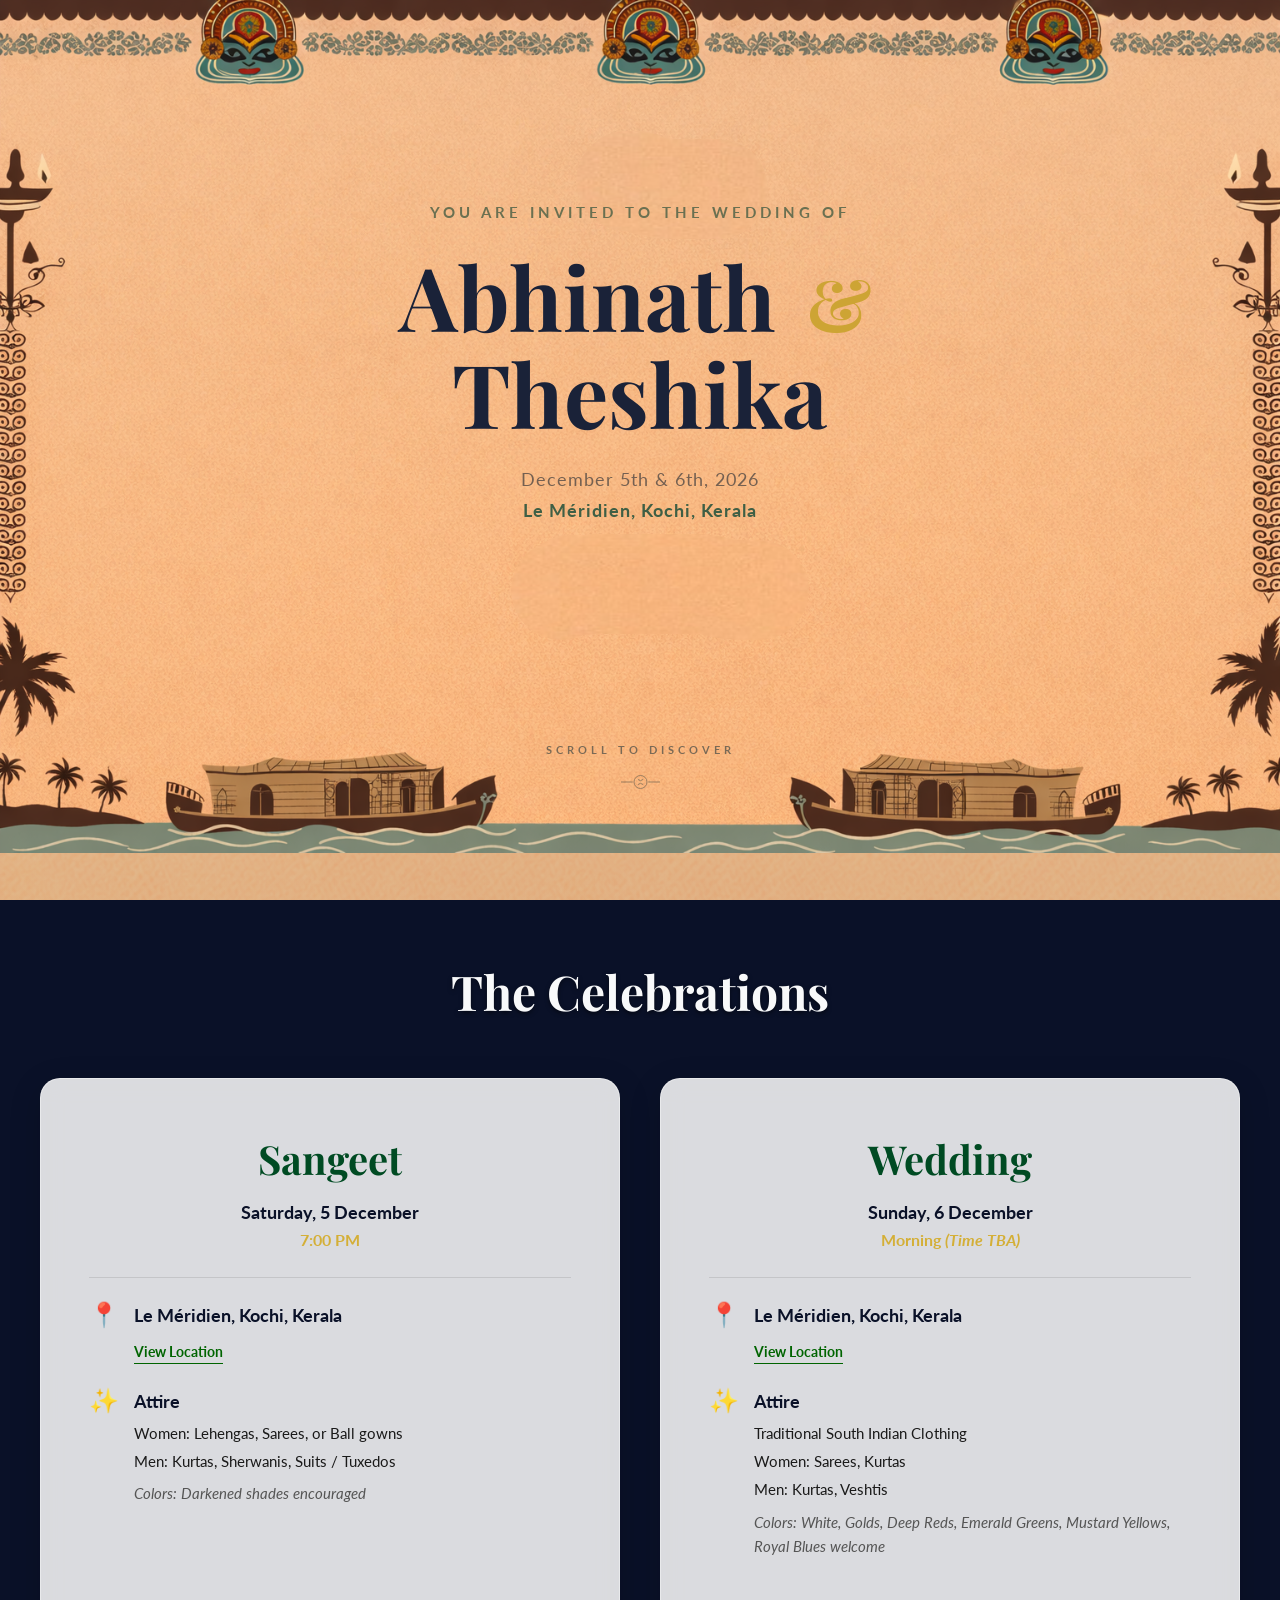
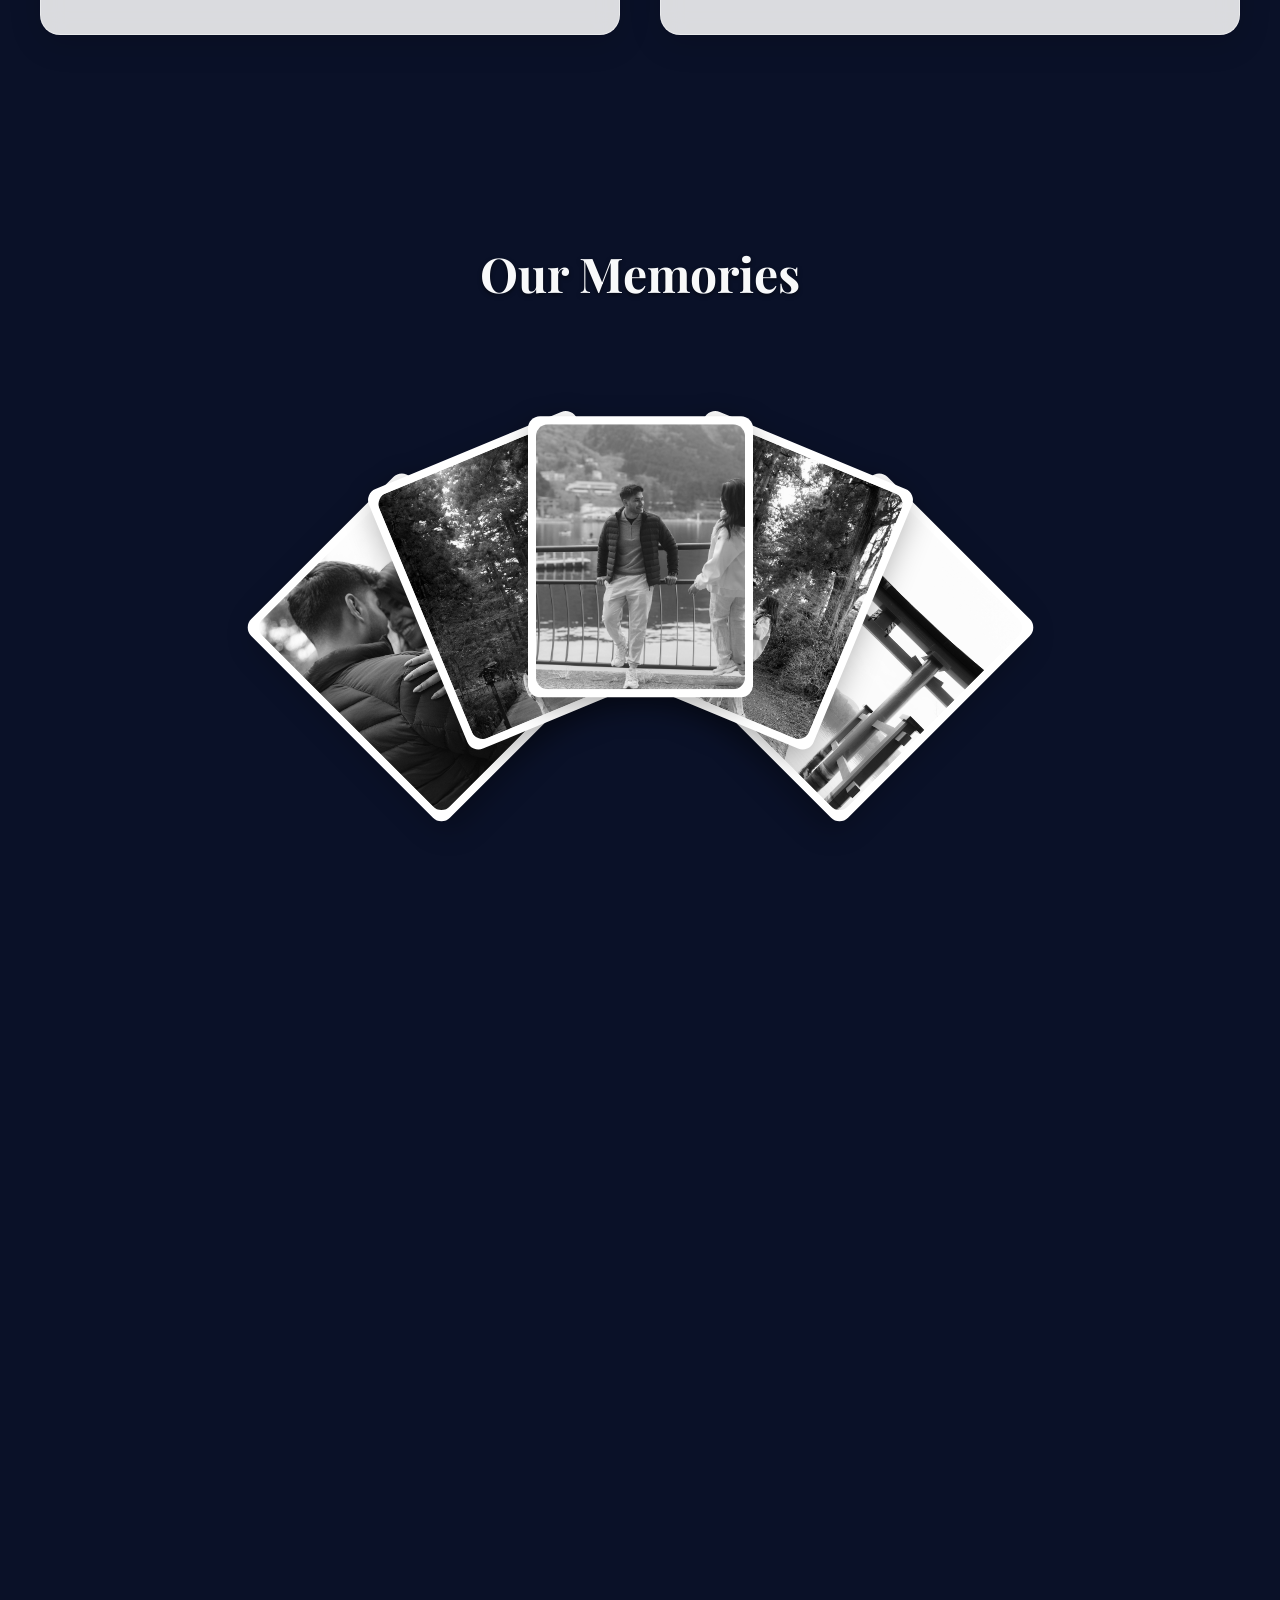
<file: index.html>
<!DOCTYPE html>
<html lang="en">

<head>
    <meta charset="UTF-8">
    <meta name="viewport" content="width=device-width, initial-scale=1.0">

    <!-- Primary Meta Tags -->
    <title>Abhinath & Theshika Wedding - December 5th & 6th, 2026</title>
    <meta name="title" content="Abhinath & Theshika Wedding - December 5th & 6th, 2026">
    <meta name="description"
        content="You're invited to the wedding celebration of Abhinath and Theshika on December 5th & 6th, 2026 at Le Méridien, Kochi, Kerala. Join us for this special day!">

    <!-- Open Graph / Facebook -->
    <meta property="og:type" content="website">
    <meta property="og:url" content="https://agokulgopi.github.io/Abhinath-Theshika-Wedding/">
    <meta property="og:title" content="Abhinath & Theshika Wedding - December 5th & 6th, 2026">
    <meta property="og:description"
        content="You're invited to the wedding celebration of Abhinath and Theshika on December 5th & 6th, 2026 at Le Méridien, Kochi, Kerala. Join us for this special day!">
    <meta property="og:image" content="https://agokulgopi.github.io/Abhinath-Theshika-Wedding/Images/Couple%20pic%201.jpeg">
    <meta property="og:image:alt" content="Abhinath and Theshika Wedding Invitation">
    <meta property="og:site_name" content="Abhinath & Theshika Wedding">

    <!-- Twitter -->
    <meta property="twitter:card" content="summary_large_image">
    <meta property="twitter:url" content="https://agokulgopi.github.io/Abhinath-Theshika-Wedding/">
    <meta property="twitter:title" content="Abhinath & Theshika Wedding - December 5th & 6th, 2026">
    <meta property="twitter:description"
        content="You're invited to the wedding celebration of Abhinath and Theshika on December 5th & 6th, 2026 at Le Méridien, Kochi, Kerala. Join us for this special day!">
    <meta property="twitter:image" content="https://agokulgopi.github.io/Abhinath-Theshika-Wedding/Images/Couple%20pic%201.jpeg">

    <!-- WhatsApp Optimization -->
    <meta property="og:image:alt" content="Arun and Adithi Wedding Invitation">
    
    <link rel="preconnect" href="https://fonts.googleapis.com">
    <link rel="preconnect" href="https://fonts.gstatic.com" crossorigin>
    <link
        href="https://fonts.googleapis.com/css2?family=Lato:wght@300;400;700&family=Playfair+Display:ital,wght@0,400;0,600;0,700;1,400&display=swap"
        rel="stylesheet">
    <link rel="stylesheet" href="style.css">
</head>

<body>
    <div class="background-container">
        <div class="header-bg"></div>
        <div class="overlay"></div>
    </div>
    
    <main class="content-wrapper">
        <!-- Hero Section -->
        <section class="hero slide-up">
            <!-- Full hero image — displayed completely without cropping -->
            <img class="hero-bg-img" src="Images/Hero_section_BG-edited.png" alt="Wedding invitation background">

            <div class="hero-content">
                <span class="eyebrow">You are invited to the wedding of</span>
                <h1 class="names">Abhinath <span class="ampersand">&amp;</span> Theshika</h1>
                <p class="date-hero">December 5th &amp; 6th, 2026</p>
                <p class="venue-hero">Le Méridien, Kochi, Kerala</p>
            </div>

            <!-- Scroll indicator -->
            <div class="scroll-indicator">
                <span>Scroll to Discover</span>
                <svg class="rope-icon" viewBox="0 0 60 40" xmlns="http://www.w3.org/2000/svg">
                    <line x1="0" y1="20" x2="18" y2="20" stroke="#7a6a56" stroke-width="1.5"/>
                    <circle cx="30" cy="20" r="10" stroke="#7a6a56" fill="none" stroke-width="1.5"/>
                    <path d="M26 16 Q30 20 34 16 M26 24 Q30 20 34 24" stroke="#7a6a56" fill="none" stroke-width="1.5"/>
                    <line x1="42" y1="20" x2="60" y2="20" stroke="#7a6a56" stroke-width="1.5"/>
                </svg>
            </div>
        </section>

        <!-- Events Section -->
        <section class="events-section section-padding">
            <h2 class="section-title fade-in">The Celebrations</h2>

            <div class="events-grid">
                <!-- Sangeet -->
                <div class="event-card fade-in glass-panel">
                    <div class="event-header">
                        <h3>Sangeet</h3>
                        <p class="event-date">Saturday, 5 December</p>
                        <p class="event-time">7:00 PM</p>
                    </div>
                    <div class="event-body">
                        <div class="detail-row">
                            <span class="icon">📍</span>
                            <div class="detail-text">
                                <strong>Le Méridien, Kochi, Kerala</strong>
                                <a href="javascript:void(0)" class="map-link">View Location</a>
                            </div>
                        </div>
                        <div class="detail-row attire-row">
                            <span class="icon">✨</span>
                            <div class="detail-text">
                                <strong>Attire</strong>
                                <p>Women: Lehengas, Sarees, or Ball gowns</p>
                                <p>Men: Kurtas, Sherwanis, Suits / Tuxedos</p>
                                <p class="color-note">Colors: Darkened shades encouraged</p>
                            </div>
                        </div>
                    </div>
                </div>

                <!-- Wedding -->
                <div class="event-card fade-in glass-panel">
                    <div class="event-header">
                        <h3>Wedding</h3>
                        <p class="event-date">Sunday, 6 December</p>
                        <p class="event-time">Morning <i>(Time TBA)</i></p>
                    </div>
                    <div class="event-body">
                        <div class="detail-row">
                            <span class="icon">📍</span>
                            <div class="detail-text">
                                <strong>Le Méridien, Kochi, Kerala</strong>
                                <a href="javascript:void(0)" class="map-link">View Location</a>
                            </div>
                        </div>
                        <div class="detail-row attire-row">
                            <span class="icon">✨</span>
                            <div class="detail-text">
                                <strong>Attire</strong>
                                <p>Traditional South Indian Clothing</p>
                                <p>Women: Sarees, Kurtas</p>
                                <p>Men: Kurtas, Veshtis</p>
                                <p class="color-note">Colors: White, Golds, Deep Reds, Emerald Greens, Mustard Yellows,
                                    Royal Blues welcome</p>
                            </div>
                        </div>
                    </div>
                </div>
            </div>
        </section>

        <!-- Gallery Section -->
        <section class="gallery-section fade-in section-padding">
            <h2 class="section-title fade-in">Our Memories</h2>
            <div class="wrapper">
                <div><img src="Images/Couple%20pic%201.jpeg" alt="Couple 1"></div>
                <div><img src="Images/Couple%20pic%202.jpeg" alt="Couple 2"></div>
                <div><img src="Images/Couple%20pic%203.jpeg" alt="Couple 3"></div>
                <div><img src="Images/Couple%20pic%204.jpeg" alt="Couple 4"></div>
                <div><img src="Images/Couple%20pic%205.jpeg" alt="Couple 5"></div>
            </div>
        </section>

        <!-- Travel & Stay Section -->
        <section class="travel-section fade-in section-padding">
            <div class="travel-card glass-panel">
                <h2 class="section-title">Travel & Stay</h2>
                <div class="travel-content">
                    <p class="travel-intro">A limited number of rooms are available at Le Meridien.</p>
                    <div class="hotel-info">
                        <div class="booking-actions">
                            <a href="[BOOKING LINK]" class="btn primary-btn">Please book using this link</a>
                            <span class="or">or</span>
                            <a href="tel:+917594822422" class="btn secondary-btn">Contact hotel directly: +91 75948
                                22422</a>
                        </div>
                        <p class="additional-stay">If you would like to book additional dates around the wedding
                            celebrations, please contact Le Méridien, Kochi directly.</p>
                    </div>
                </div>
            </div>
        </section>

        <!-- RSVP Footer -->
        <footer class="rsvp-footer fade-in section-padding">
            <div class="footer-content glass-panel">
                <h2>RSVP</h2>
                <p>Please kindly let us know if you can join us.</p>
                <div class="guest-counts">
                    <p>Sangeet: ~300 Guests | Wedding: ~500 Guests</p>
                </div>
                <div class="contact-card">
                    <p class="contact-role">For RVSP & Guest Count Confirmations</p>
                    <p class="contact-name">Story Arc</p>
                    <a href="rsvp.html" class="btn primary-btn">Confirm Attendance</a>
                </div>
                <p class="closing">We can't wait to celebrate with you!</p>
            </div>
        </footer>
    </main>

    <!-- Google Maps Modal -->
    <div id="mapModal" class="modal">
        <div class="modal-content glass-panel">
            <span class="close-modal">&times;</span>
            <div class="map-container">
                <iframe src="https://www.google.com/maps/embed?pb=!1m18!1m12!1m3!1d15718.974955682855!2d76.315082!3d9.955227!2m3!1f0!2f0!3f0!3m2!1i1024!2i768!4f13.1!3m3!1m2!1s0x3b0872c050a41d6b%3A0xc3000ef86a438787!2sLe%20M%C3%A9ridien%20Kochi!5e0!3m2!1sen!2sin!4v1704200000000!5m2!1sen!2sin" width="100%" height="450" style="border:0; border-radius: 12px; display: block;" allowfullscreen="" loading="lazy" referrerpolicy="no-referrer-when-downgrade"></iframe>
            </div>
        </div>
    </div>

    <script src="script.js"></script>
</body>

</html>
</file>
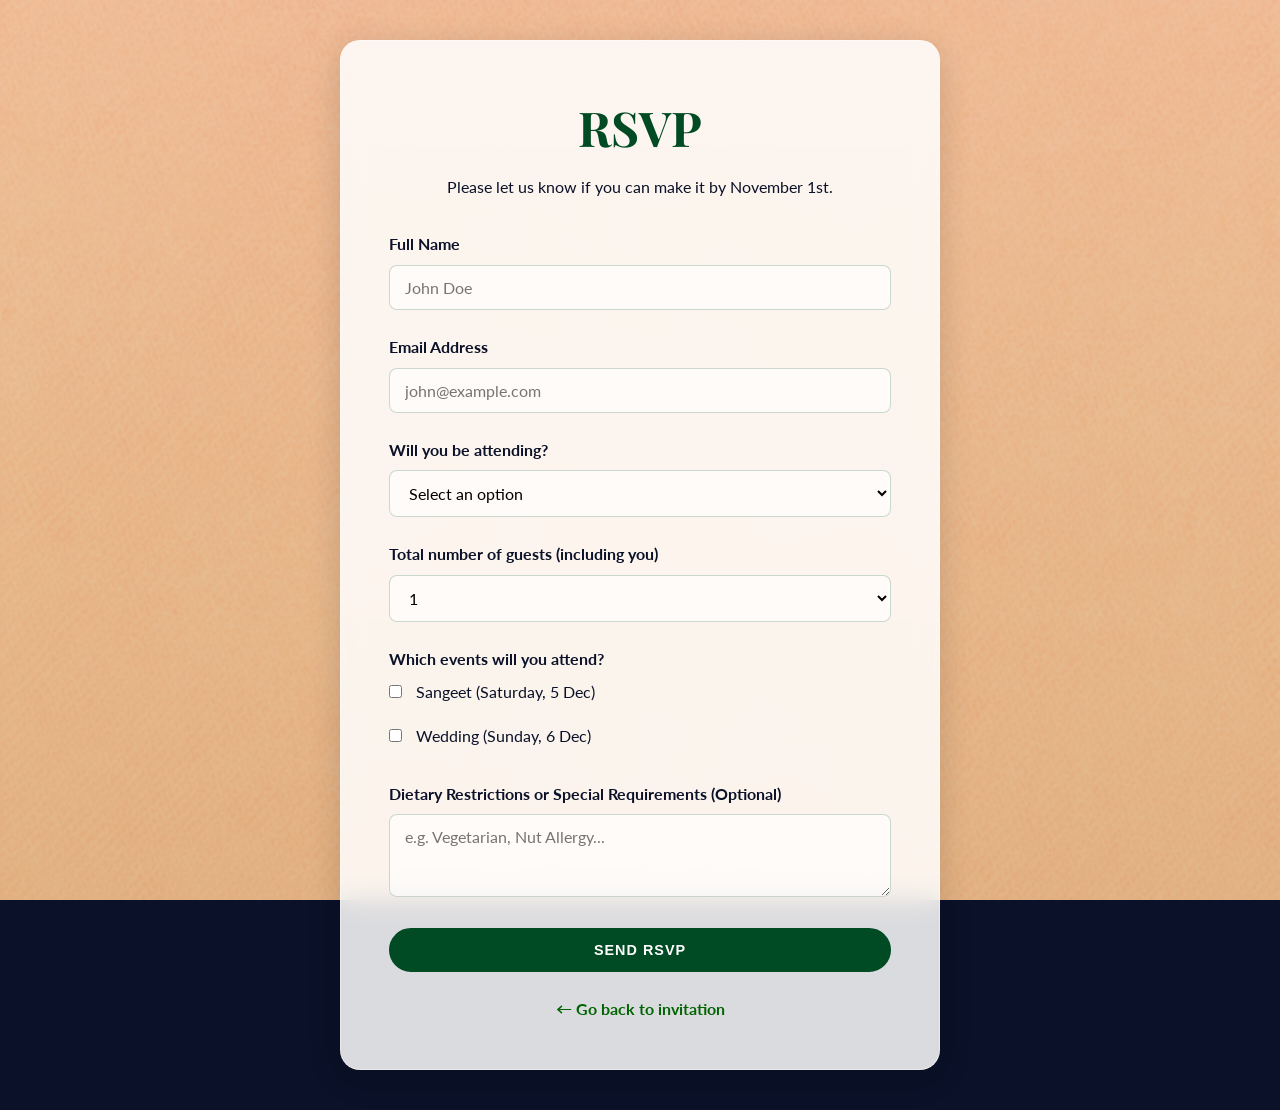
<file: rsvp.html>
<!DOCTYPE html>
<html lang="en">
<head>
    <meta charset="UTF-8">
    <meta name="viewport" content="width=device-width, initial-scale=1.0">
    <title>RSVP | Abhinath & Theshika</title>
    <link rel="preconnect" href="https://fonts.googleapis.com">
    <link rel="preconnect" href="https://fonts.gstatic.com" crossorigin>
    <link href="https://fonts.googleapis.com/css2?family=Lato:wght@300;400;700&family=Playfair+Display:ital,wght@0,400;0,600;0,700;1,400&display=swap" rel="stylesheet">
    <link rel="stylesheet" href="style.css">
    <style>
        .rsvp-page {
            min-height: 100vh;
            display: flex;
            align-items: center;
            justify-content: center;
            padding: 40px 20px;
        }

        .form-container {
            max-width: 600px;
            width: 100%;
            text-align: left;
        }

        .form-container h1 {
            text-align: center;
            color: var(--emerald-dark);
            margin-bottom: 0.5rem;
            font-size: 3rem;
        }

        .form-container p.subtitle {
            text-align: center;
            margin-bottom: 2rem;
            color: var(--navy);
        }

        .form-group {
            margin-bottom: 1.5rem;
        }

        .form-group label {
            display: block;
            margin-bottom: 0.5rem;
            font-weight: 700;
            color: var(--navy);
        }

        .form-group input, 
        .form-group select,
        .form-group textarea {
            width: 100%;
            padding: 12px 15px;
            border: 1px solid rgba(0, 75, 35, 0.2);
            border-radius: 8px;
            background: rgba(255, 255, 255, 0.6);
            font-family: 'Lato', sans-serif;
            font-size: 1rem;
            transition: all 0.3s ease;
        }

        .form-group input:focus, 
        .form-group select:focus,
        .form-group textarea:focus {
            outline: none;
            border-color: var(--emerald);
            background: rgba(255, 255, 255, 0.9);
            box-shadow: 0 0 0 3px rgba(0, 100, 0, 0.1);
        }

        .checkbox-group {
            display: flex;
            flex-direction: column;
            gap: 10px;
        }

        .checkbox-label {
            display: flex;
            align-items: center;
            font-weight: 400 !important;
            cursor: pointer;
        }

        .checkbox-label input {
            width: auto;
            margin-right: 10px;
            cursor: pointer;
        }

        .button-group {
            display: flex;
            justify-content: space-between;
            align-items: center;
            margin-top: 2rem;
            flex-wrap: wrap;
            gap: 15px;
        }

        .form-submit-btn {
            background-color: var(--emerald-dark);
            color: white;
            border: 2px solid var(--emerald-dark);
            cursor: pointer;
            width: 100%;
        }

        .form-submit-btn:hover {
            background-color: transparent;
            color: var(--emerald-dark);
        }

        .back-link {
            display: block;
            text-align: center;
            margin-top: 1.5rem;
            color: var(--emerald);
            text-decoration: none;
            font-weight: 700;
            transition: color 0.3s;
        }

        .back-link:hover {
            color: var(--gold);
        }

        /* Success Message styling */
        #success-message {
            display: none;
            text-align: center;
            padding: 20px;
            background: rgba(40, 167, 69, 0.1);
            border: 1px solid rgba(40, 167, 69, 0.3);
            border-radius: 8px;
            color: #155724;
            margin-top: 20px;
        }

        .hidden {
            display: none !important;
        }
    </style>
</head>
<body>
    <div class="background-container">
        <div class="header-bg"></div>
        <div class="overlay"></div>
    </div>

    <main class="content-wrapper rsvp-page fade-in">
        <div class="form-container glass-panel">
            <h1>RSVP</h1>
            <p class="subtitle">Please let us know if you can make it by November 1st.</p>

            <!-- 
            =============================================================================
            HOW TO CONNECT THIS HTML FORM TO GOOGLE SHEETS / FORMS
            =============================================================================
            
            METHOD 1: Submit directly to a Google Form (Easiest)
            1. Create a Google Form with the same questions (Name, Email, Attending, etc.)
            2. Open the form preview, right click and select "Inspect"
            3. Find the <form> tag and copy its 'action' url. Paste it in the 'action' attribute below.
            4. For each <input> below, find the corresponding Google Form input name attribute (it looks like name="entry.12345678")
            5. Replace my placeholder 'name' attributes below with those entry codes.
            
            METHOD 2: Google Apps Script (Cleaner, invisible redirect)
            1. Open a new Google Sheet.
            2. Go to Extensions > Apps Script.
            3. Paste a standard "HTML Form to Google Sheet" script (like the one by levinunnink on GitHub).
            4. Deploy as a Web App (Execute as: You, Who has access: Anyone).
            5. Copy the Web App URL and paste it into the form 'action' attribute below.
            =============================================================================
            -->

            <!-- Replace ACTION_URL_HERE with your Google Form action url or Apps Script Web App URL -->
            <form id="rsvp-form" action="ACTION_URL_HERE" method="POST" target="_blank">
                
                <div class="form-group">
                    <label for="fullName">Full Name</label>
                    <!-- Update name="entry.XXXXXX" to match your Google Form -->
                    <input type="text" id="fullName" name="fullName" required placeholder="John Doe">
                </div>

                <div class="form-group">
                    <label for="email">Email Address</label>
                    <input type="email" id="email" name="email" required placeholder="john@example.com">
                </div>

                <div class="form-group">
                    <label for="attending">Will you be attending?</label>
                    <select id="attending" name="attending" required>
                        <option value="" disabled selected>Select an option</option>
                        <option value="Joyfully Accepts">Joyfully Accepts</option>
                        <option value="Regretfully Declines">Regretfully Declines</option>
                    </select>
                </div>

                <div class="form-group">
                    <label for="guestCount">Total number of guests (including you)</label>
                    <select id="guestCount" name="guestCount" required>
                        <option value="1">1</option>
                        <option value="2">2</option>
                        <option value="3">3</option>
                        <option value="4">4</option>
                        <option value="5+">5+</option>
                    </select>
                </div>

                <div class="form-group">
                    <label>Which events will you attend?</label>
                    <div class="checkbox-group">
                        <label class="checkbox-label">
                            <input type="checkbox" name="eventsSangeet" value="Sangeet"> Sangeet (Saturday, 5 Dec)
                        </label>
                        <label class="checkbox-label">
                            <input type="checkbox" name="eventsWedding" value="Wedding"> Wedding (Sunday, 6 Dec)
                        </label>
                    </div>
                </div>

                <div class="form-group">
                    <label for="dietary">Dietary Restrictions or Special Requirements (Optional)</label>
                    <textarea id="dietary" name="dietary" rows="3" placeholder="e.g. Vegetarian, Nut Allergy..."></textarea>
                </div>

                <button type="submit" class="btn form-submit-btn">Send RSVP</button>
            </form>

            <div id="success-message">
                <h3>Thank you!</h3>
                <p>Your RSVP has been confirmed.</p>
            </div>

            <a href="index.html" class="back-link">← Go back to invitation</a>
        </div>
    </main>

    <script>
        // Optional script to handle form submission via AJAX instead of redirecting
        // This makes the transition smoother if you're using Google Apps Script
        const form = document.getElementById('rsvp-form');
        const successMsg = document.getElementById('success-message');

        form.addEventListener('submit', (e) => {
            // If you actually connect it to Google Forms/Apps script via AJAX, 
            // you can uncomment e.preventDefault() to stop page reload and show the success message instead.
            
            // e.preventDefault();
            
            // Fetch API call would go here
            // fetch(form.action, { method: 'POST', body: new FormData(form) }).then(...)
            
            // Temporary fake success interaction for demonstration
            setTimeout(() => {
                form.classList.add('hidden');
                successMsg.style.display = 'block';
            }, 500);
        });

        // Trigger fade in
        setTimeout(() => {
            document.querySelector('.rsvp-page').classList.add('visible');
        }, 100);
    </script>
</body>
</html>
</file>
<file: style.css>
:root {
    --gold: #D4AF37;
    --gold-light: #F3E5AB;
    --emerald-dark: #004B23;
    --emerald: #006400;
    --navy: #0A1128;
    --text-dark: #1A1A1A;
    --text-light: #F8F9FA;
    --glass-bg: rgba(255, 255, 255, 0.85);
    --glass-border: rgba(255, 255, 255, 0.4);
    --shadow: 0 8px 32px 0 rgba(0, 0, 0, 0.15);
    --transition: all 0.6s cubic-bezier(0.16, 1, 0.3, 1);
}

* {
    margin: 0;
    padding: 0;
    box-sizing: border-box;
}

body {
    font-family: 'Lato', sans-serif;
    color: var(--text-dark);
    line-height: 1.6;
    overflow-x: hidden;
    background-color: var(--navy);
    /* Fallback */
}

h1,
h2,
h3,
.eyebrow,
.ampersand {
    font-family: 'Playfair Display', serif;
}

/* Global Website Background */
.background-container {
    position: fixed; /* Fix to viewport */
    top: 0;
    left: 0;
    width: 100vw;
    height: 100vh;
    z-index: -1; /* Behind everything */
    overflow: hidden;
}

.header-bg {
    position: absolute; /* Relative to the fixed container */
    top: 0;
    left: 0;
    width: 100%;
    height: 100%;
    background-image: url('Images/Website_BG.png'); /* New Global Background */
    background-size: cover;
    background-position: center;
    background-repeat: no-repeat;
    /* Adjusted filter to complement the sand overlay */
    filter: saturate(1.2) brightness(0.95);
}

.overlay {
    position: absolute;
    top: 0;
    left: 0;
    width: 100%;
    height: 100%;
    /* Rich soft sand linear gradient overlay */
    background: linear-gradient(to bottom, rgba(235, 222, 196, 0.45) 0%, rgba(212, 185, 140, 0.55) 100%);
    z-index: 1;
}

/* Glassmorphism Panel */
.glass-panel {
    background: var(--glass-bg);
    backdrop-filter: blur(12px);
    -webkit-backdrop-filter: blur(12px);
    border: 1px solid var(--glass-border);
    border-radius: 20px;
    box-shadow: var(--shadow);
    padding: 3rem;
}

/* Layout */
.content-wrapper {
    position: relative;
    z-index: 10;
    width: 100%;
}

.section-padding {
    max-width: 1200px;
    margin: 0 auto;
    padding: 0 20px;
}

/* Hero Section — CSS Grid stacking: image + text layers */
.hero {
    display: grid;
    position: relative;
    background-color: #d8c3a5;
    overflow: hidden;
}

/* Desktop: actual img element defines the section height naturally showing full image */
.hero-bg-img {
    grid-area: 1/1;
    width: 100%;
    height: auto;
    display: block;
}

/* Content centered in same grid cell as the image */
.hero-content {
    grid-area: 1/1;
    align-self: center;
    justify-self: center;
    text-align: center;
    width: 90%;
    max-width: 680px;
    animation: fadeUp 1.2s ease-out forwards;
    z-index: 2;
    padding: 10px;
    margin-bottom: 10%; /* Shift up slightly from center to match reference card layout */
}

/* Scroll indicator pinned to bottom of same grid cell */
.scroll-indicator {
    grid-area: 1/1;
    align-self: end;
    justify-self: center;
    padding-bottom: 28px;
    z-index: 2;
    display: flex;
    flex-direction: column;
    align-items: center;
    gap: 8px;
    animation: fadeIn 2s 1s ease-out forwards;
    opacity: 0;
    white-space: nowrap;
}

/* ---- MOBILE: switch to background-image so it fills the phone screen properly ---- */
@media (max-width: 768px) {
    .hero {
        min-height: 100svh;
        position: relative; /* needed for absolute-positioned scroll indicator */
        background-image: url('Images/Hero_section_BG-edited.png');
        background-size: cover;
        /* Reset to center as decorative elements are removed */
        background-position: center;
        background-repeat: no-repeat;
        display: flex;
        flex-direction: column;
        align-items: center;
        justify-content: center;
    }

    /* Hide the img element — CSS background handles it on mobile */
    .hero-bg-img {
        display: none;
    }

    /* Float text in the clear center of the image */
    .hero-content {
        grid-area: unset;
        position: relative;
        z-index: 2;
        text-align: center;
        width: 85%;
        max-width: 500px;
        margin-bottom: 10%;
        padding: 10px;
    }

    .scroll-indicator {
        grid-area: unset;
        position: absolute;
        bottom: 24px;
        left: 50%;
        transform: translateX(-50%);
        z-index: 2;
    }
}

.eyebrow {
    display: block;
    font-size: 0.95rem;
    color: #6a7051;
    text-transform: uppercase;
    letter-spacing: 4px;
    margin-bottom: 1.5rem;
    font-weight: 700;
    font-family: 'Lato', sans-serif;
    text-align: center;
}

.names {
    font-size: clamp(3rem, 8vw, 5.5rem);
    color: #1a2238; /* Deep navy/charcoal */
    line-height: 1.1;
    margin-bottom: 1.5rem;
    font-weight: 700;
    font-family: 'Playfair Display', serif;
    text-align: center;
}

.ampersand {
    color: #cda434; /* Mustard Gold */
    font-style: normal;
    font-size: clamp(2.5rem, 6vw, 4.5rem);
    padding: 0 10px;
    font-family: 'Playfair Display', serif;
}

.date-hero,
.venue-hero {
    font-family: 'Lato', sans-serif;
    font-size: 1.1rem;
    letter-spacing: 1px;
    line-height: 1.6;
    text-align: center;
}

.date-hero {
    color: #746051; /* Warm dark brown */
    margin-bottom: 0.2rem;
}

.venue-hero {
    font-weight: 700;
    margin-top: 0.2rem;
    color: #3f5f45; /* Deep olive green */
}

/* Hero Decorative Dividers */
.hero-divider {
    width: 100%;
    max-width: 320px;
    margin: 1rem auto;
    opacity: 0.7;
}

/* Scroll Indicator */
.scroll-indicator {
    position: absolute;
    bottom: 30px;
    left: 50%;
    transform: translateX(-50%);
    display: flex;
    flex-direction: column;
    align-items: center;
    gap: 10px;
    animation: fadeIn 2s 1s ease-out forwards;
    opacity: 0;
    white-space: nowrap;
}

.scroll-indicator span {
    font-family: 'Lato', sans-serif;
    font-size: 0.7rem;
    letter-spacing: 4px;
    text-transform: uppercase;
    color: #7a6a56;
    font-weight: 700;
}

.rope-icon {
    width: 80px;
    height: 26px;
    opacity: 0.75;
}

.wheel {
    width: 4px;
    height: 8px;
    background-color: var(--gold-light);
    border-radius: 4px;
    animation: scrollWheel 2s infinite;
}

/* Shared Titles */
.section-title {
    font-size: 3rem;
    color: var(--text-light);
    text-align: center;
    margin-bottom: 3rem;
    text-shadow: 0 2px 4px rgba(0, 0, 0, 0.5);
}

/* Events Section */
.events-section {
    padding: 100px 0;
}

.events-grid {
    display: grid;
    grid-template-columns: repeat(auto-fit, minmax(340px, 1fr));
    gap: 40px;
}

.event-card {
    transition: var(--transition);
}

.event-card:hover {
    transform: translateY(-10px);
    box-shadow: 0 15px 45px rgba(0, 0, 0, 0.2);
}

.event-header {
    text-align: center;
    border-bottom: 1px solid rgba(0, 0, 0, 0.1);
    padding-bottom: 1.5rem;
    margin-bottom: 1.5rem;
}

.event-header h3 {
    font-size: 2.5rem;
    color: var(--emerald-dark);
    margin-bottom: 0.5rem;
}

.event-date {
    font-size: 1.1rem;
    font-weight: 700;
    color: var(--navy);
}

.event-time {
    color: var(--gold);
    font-weight: 700;
}

.detail-row {
    display: flex;
    align-items: flex-start;
    margin-bottom: 1.5rem;
}

.icon {
    font-size: 1.5rem;
    margin-right: 15px;
    line-height: 1;
}

.detail-text strong {
    display: block;
    font-size: 1.1rem;
    color: var(--navy);
    margin-bottom: 5px;
}

.map-link {
    display: inline-block;
    color: var(--emerald);
    text-decoration: none;
    font-size: 0.9rem;
    font-weight: 700;
    border-bottom: 1px solid var(--emerald);
    margin-top: 5px;
    transition: color 0.3s;
}

.map-link:hover {
    color: var(--gold);
    border-color: var(--gold);
}

.attire-row p {
    font-size: 0.95rem;
    margin-bottom: 4px;
}

.color-note {
    font-style: italic;
    color: #555;
    margin-top: 8px !important;
}

/* Gallery Section */
/* Gallery Section */
.gallery-section {
    padding: 100px 0 150px;
    display: grid;
    place-items: center;
    overflow: hidden;
}

.wrapper {
  --card-trans-duration: 1000ms;
  --card-trans-easing: linear(0, 0.01 0.8%, 0.038 1.6%, 0.154 3.4%, 0.781 9.7%, 1.01 12.5%, 1.089 13.8%, 1.153 15.2%, 1.195 16.6%, 1.219 18%, 1.224 19.7%, 1.208 21.6%, 1.172 23.6%, 1.057 28.6%, 1.007 31.2%, 0.969 34.1%, 0.951 37.1%, 0.953 40.9%, 0.998 50.4%, 1.011 56%, 0.998 74.7%, 1);
  --card-border-radius: 12px;
  --card-width: 25vmin; /* slightly bigger frames to show the couples */
  --radius: 50vmin; 
  --cards: 5; /* 5 photos */
  --arc-size: 0.25;          /* essentially the distance between cards */
  --arc-center: 0.75;        /* top */
  --arc-start: calc(var(--arc-center) - var(--arc-size) / 2);
  --arc-shift: 0;
  --arc-shift-delta: 0.015;

  position: relative;
  width: var(--card-width);
  aspect-ratio: 4/5;
  margin-top: clamp(100px, 25vmin, 250px); /* Push the arc down so it doesn't overlap the heading */
  background: transparent;
}

.wrapper > div {
  --card-i: 1; /* Fallback */
  --arc-step: calc(var(--arc-size) / (var(--cards) - 1));
    
  position: absolute;
  width: var(--card-width);
  aspect-ratio: 4/5;
  background: white;
  border-radius: var(--card-border-radius);
  padding: 8px; /* glass polaroid look */

  offset-path: circle(var(--radius) at 50% 100%);
  offset-distance: calc(
    (var(--arc-start)
     + (var(--card-i) - 1) * var(--arc-step)
     + var(--arc-shift)
    ) * 100%
  );
	
  offset-rotate: auto;
  offset-anchor: 50% 0%;
  transition: all var(--card-trans-duration) var(--card-trans-easing);
  box-shadow: 0 10px 30px rgba(0,0,0,0.3);
}

/* Adjust sibling indices manually since CSS nesting is not natively supported without post-processor yet, using standard CSS selectors */
.wrapper > div:nth-child(1) { --card-i: 1; z-index: 0; }
.wrapper > div:nth-child(2) { --card-i: 2; z-index: 1; }
.wrapper > div:nth-child(3) { --card-i: 3; z-index: 3; }
.wrapper > div:nth-child(4) { --card-i: 4; z-index: 1; }
.wrapper > div:nth-child(5) { --card-i: 5; z-index: 0; }

.wrapper > div:hover {
  offset-anchor: 50% 10%;
  z-index: 10 !important;
}

.wrapper > div:hover + div { --arc-shift: calc(var(--arc-shift-delta) * 2); }
.wrapper > div:hover + div + div { --arc-shift: calc(var(--arc-shift-delta) * 1); }

/* Using `:has` for predecessor pushing */
.wrapper > div:has(+ *:hover) { --arc-shift: calc(var(--arc-shift-delta) * -2); }
.wrapper > div:has(+ * + *:hover) { --arc-shift: calc(var(--arc-shift-delta) * -1); }

.wrapper > div > img {
  width: 100%;
  height: 100%;
  object-fit: cover;
  display: block;
  border-radius: inherit;
  filter: grayscale(100%);
  transition: filter 0.5s ease;
} 

.wrapper > div:hover > img,
.wrapper > div.touched > img {
  filter: grayscale(0%);
}

@media (max-width: 768px) {
    .wrapper {
        --card-width: 35vmin;
        --radius: 65vmin; 
    }
}

/* Travel Section */
.travel-section {
    padding: 60px 0 100px;
}

.travel-card {
    text-align: center;
    max-width: 800px;
    margin: 0 auto;
}

.travel-card .section-title {
    color: var(--navy);
    text-shadow: none;
    margin-bottom: 1.5rem;
}

.travel-intro {
    font-size: 1.1rem;
    margin-bottom: 2rem;
}

.hotel-info h3 {
    font-size: 2rem;
    color: var(--emerald-dark);
    margin-bottom: 1.5rem;
}

.booking-actions {
    display: flex;
    align-items: center;
    justify-content: center;
    gap: 20px;
    flex-wrap: wrap;
    margin-bottom: 2rem;
}

.or {
    font-style: italic;
    color: #666;
}

/* Buttons */
.btn {
    display: inline-block;
    padding: 12px 30px;
    border-radius: 30px;
    text-decoration: none;
    font-weight: 700;
    letter-spacing: 1px;
    transition: var(--transition);
    text-transform: uppercase;
    font-size: 0.9rem;
}

.primary-btn {
    background-color: var(--emerald-dark);
    color: white;
    border: 2px solid var(--emerald-dark);
}

.primary-btn:hover {
    background-color: transparent;
    color: var(--emerald-dark);
}

.secondary-btn {
    background-color: transparent;
    color: var(--navy);
    border: 2px solid var(--navy);
}

.secondary-btn:hover {
    background-color: var(--navy);
    color: white;
}

/* Footer / RSVP */
.rsvp-footer {
    padding-bottom: 100px;
}

.footer-content {
    text-align: center;
    background: rgba(10, 17, 40, 0.9);
    color: var(--text-light);
    border-color: rgba(255, 255, 255, 0.1);
}

.footer-content h2 {
    font-size: 3rem;
    color: var(--gold);
    margin-bottom: 1rem;
}

.guest-counts {
    margin: 1.5rem 0;
    padding: 1rem;
    background: rgba(255, 255, 255, 0.05);
    border-radius: 10px;
    display: inline-block;
}

.contact-card {
    margin: 2rem 0;
}

.contact-role {
    font-size: 0.9rem;
    text-transform: uppercase;
    letter-spacing: 2px;
    color: #aaa;
}

.contact-name {
    font-size: 2rem;
    font-family: 'Playfair Display', serif;
    margin: 0.5rem 0 1.5rem;
}

.footer-content .primary-btn {
    background-color: var(--gold);
    border-color: var(--gold);
    color: var(--navy);
}

.footer-content .primary-btn:hover {
    background-color: transparent;
    color: var(--gold);
}

.closing {
    margin-top: 3rem;
    font-family: 'Playfair Display', serif;
    font-size: 1.5rem;
    font-style: italic;
    color: var(--gold-light);
}

/* Modal Styling */
.modal {
    display: none;
    position: fixed;
    z-index: 1000;
    left: 0;
    top: 0;
    width: 100%;
    height: 100%;
    background-color: rgba(10, 17, 40, 0.8);
    backdrop-filter: blur(5px);
    -webkit-backdrop-filter: blur(5px);
    align-items: center;
    justify-content: center;
    opacity: 0;
    transition: opacity 0.3s ease;
}

.modal.show {
    display: flex;
    opacity: 1;
}

.modal-content {
    position: relative;
    width: 90%;
    max-width: 800px;
    padding: 1.5rem;
    background: rgba(255, 255, 255, 0.95);
    transform: translateY(20px);
    transition: transform 0.3s ease;
}

.modal.show .modal-content {
    transform: translateY(0);
}

.close-modal {
    position: absolute;
    top: -15px;
    right: -15px;
    width: 40px;
    height: 40px;
    background: var(--navy);
    color: white;
    font-size: 28px;
    font-weight: bold;
    border-radius: 50%;
    display: flex;
    align-items: center;
    justify-content: center;
    cursor: pointer;
    box-shadow: 0 4px 10px rgba(0,0,0,0.3);
    border: 2px solid white;
    transition: var(--transition);
    z-index: 10;
}

.close-modal:hover {
    background: var(--emerald-dark);
    transform: scale(1.1);
}

.map-container {
    width: 100%;
    border-radius: 12px;
    overflow: hidden;
    background: #e5e3df; /* Placeholder map background */
}

/* Animations & Responsive */
.fade-in {
    opacity: 0;
    transform: translateY(30px);
    transition: opacity 1s ease-out, transform 1s ease-out;
}

.fade-in.visible {
    opacity: 1;
    transform: translateY(0);
}

@keyframes fadeUp {
    from {
        opacity: 0;
        transform: translateY(50px);
    }

    to {
        opacity: 1;
        transform: translateY(0);
    }
}

@keyframes fadeIn {
    from {
        opacity: 0;
    }

    to {
        opacity: 1;
    }
}

@keyframes scrollWheel {
    0% {
        transform: translateY(0);
        opacity: 1;
    }

    50% {
        transform: translateY(8px);
        opacity: 0;
    }

    100% {
        transform: translateY(0);
        opacity: 0;
    }
}

@media (max-width: 768px) {
    .names {
        font-size: 3rem;
    }

    .ampersand {
        font-size: 2.5rem;
    }

    .glass-panel {
        padding: 2rem 1.5rem;
    }

    .section-title {
        font-size: 2.5rem;
    }

    .booking-actions {
        flex-direction: column;
        gap: 10px;
    }

    /* Hero mobile tweaks */
    .hero-content {
        padding: 8px;
        margin-bottom: 12%; /* More shift up on mobile too */
    }

    .eyebrow {
        font-size: 0.7rem;
        letter-spacing: 3px;
        margin-bottom: 1rem;
    }

    .names {
        font-size: clamp(2rem, 7vw, 3.5rem);
        margin-bottom: 1rem;
    }

    .ampersand {
        font-size: clamp(1.8rem, 6vw, 3rem);
    }

    .date-hero, .venue-hero {
        font-size: 0.95rem;
    }

    .scroll-indicator span {
        font-size: 0.6rem;
        letter-spacing: 3px;
    }

    .rope-icon {
        width: 55px;
    }
}

/* Small phones (max 480px) */
@media (max-width: 480px) {
    .hero-content {
        width: 85%;
        margin-bottom: 14%;
    }

    .eyebrow {
        font-size: 0.6rem;
        letter-spacing: 2px;
        margin-bottom: 0.75rem;
    }

    .names {
        font-size: clamp(1.6rem, 8vw, 2.5rem);
        line-height: 1.15;
    }

    .ampersand {
        font-size: clamp(1.4rem, 7vw, 2.2rem);
        padding: 0 5px;
    }

    .date-hero, .venue-hero {
        font-size: 0.85rem;
    }
}

/* Tablet (769px – 1024px) */
@media (min-width: 769px) and (max-width: 1024px) {
    .hero-content {
        margin-bottom: 11%;
        max-width: 580px;
    }

    .names {
        font-size: clamp(2.5rem, 6vw, 4rem);
    }

    .ampersand {
        font-size: clamp(2rem, 5vw, 3.5rem);
    }
}
</file>
